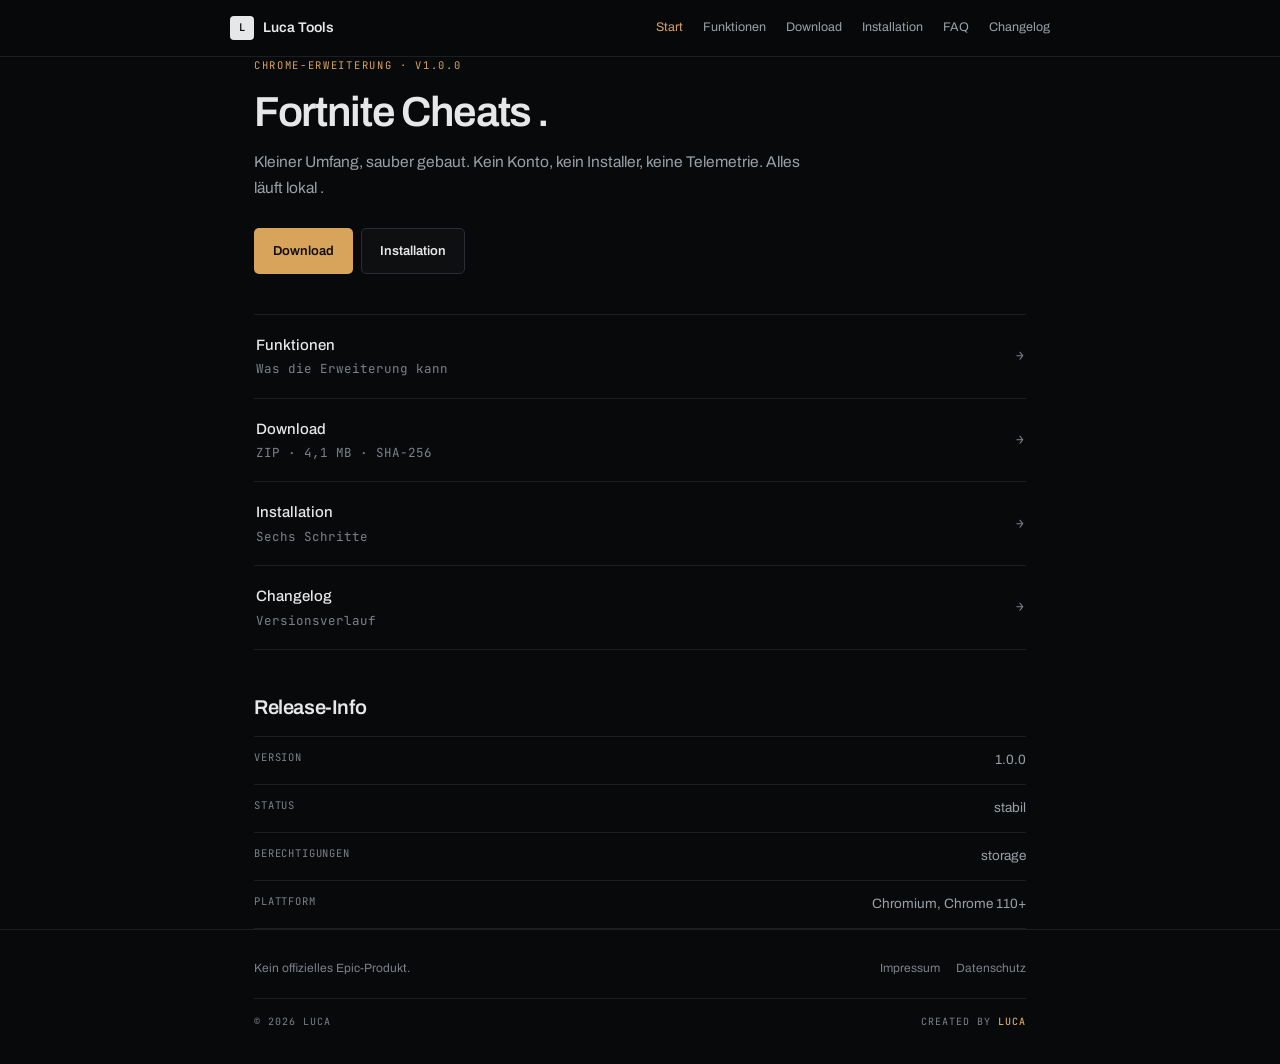
<file: index.html>
<!DOCTYPE html>
<html lang="de">
<head>
<meta charset="UTF-8">
<meta name="viewport" content="width=device-width, initial-scale=1">
<title>Luca Tools — Fortnite Cheats/Chrome Cheat Downloader</title>
<meta name="description" content="Chrome-Erweiterungs Downloader, Fortnite Cheats, komplett Lokal.">
<meta name="theme-color" content="#08090a">
<link rel="icon" href="data:image/svg+xml,%3Csvg xmlns='http://www.w3.org/2000/svg' viewBox='0 0 32 32'%3E%3Crect width='32' height='32' rx='5' fill='%23e6e7e9'/%3E%3Ctext x='16' y='23' font-family='monospace' font-size='18' font-weight='700' text-anchor='middle' fill='%2308090a'%3EL%3C/text%3E%3C/svg%3E">
<link rel="stylesheet" href="style.css">
</head>
<body>

<header>
<div class="wrap nav">
<a class="brand" href="index.html"><span class="mark">L</span>Luca Tools</a>
<nav class="links">
<a class="on" href="index.html">Start</a>
<a href="funktionen.html">Funktionen</a>
<a href="download.html">Download</a>
<a href="installation.html">Installation</a>
<a href="faq.html">FAQ</a>
<a href="changelog.html">Changelog</a>
</nav>
</div>
</header>

<main class="wrap">
<div class="ph">
<div class="lbl">Chrome-Erweiterung · v1.0.0</div>
<h1>Fortnite Cheats .</h1>
<p class="lead">Kleiner Umfang, sauber gebaut. Kein Konto, kein Installer, keine Telemetrie. Alles läuft lokal .</p>
<div class="btnrow">
<a class="btn btn-p" href="download.html">Download</a>
<a class="btn btn-g" href="installation.html">Installation</a>
</div>
</div>

<ul class="rows">
<li><a href="funktionen.html"><div><div class="tt">Funktionen</div><div class="ds">Was die Erweiterung kann</div></div><span class="ar">→</span></a></li>
<li><a href="download.html"><div><div class="tt">Download</div><div class="ds">ZIP · 4,1 MB · SHA-256</div></div><span class="ar">→</span></a></li>
<li><a href="installation.html"><div><div class="tt">Installation</div><div class="ds">Sechs Schritte</div></div><span class="ar">→</span></a></li>
<li><a href="changelog.html"><div><div class="tt">Changelog</div><div class="ds">Versionsverlauf</div></div><span class="ar">→</span></a></li>
</ul>

<h2>Release-Info</h2>
<dl class="kv">
<div><dt>Version</dt><dd>1.0.0</dd></div>
<div><dt>Status</dt><dd>stabil</dd></div>
<div><dt>Berechtigungen</dt><dd>storage</dd></div>
<div><dt>Plattform</dt><dd>Chromium, Chrome 110+</dd></div>
</dl>
</main>

<footer>
<div class="wrap">
<div class="fb">
<div>Kein offizielles Epic-Produkt.</div>
<nav><a href="impressum.html">Impressum</a><a href="datenschutz.html">Datenschutz</a></nav>
</div>
<div class="cr"><span>© 2026 Luca</span><span>created by <b>Luca</b></span></div>
</div>
</footer>

</body>
</html>
</file>
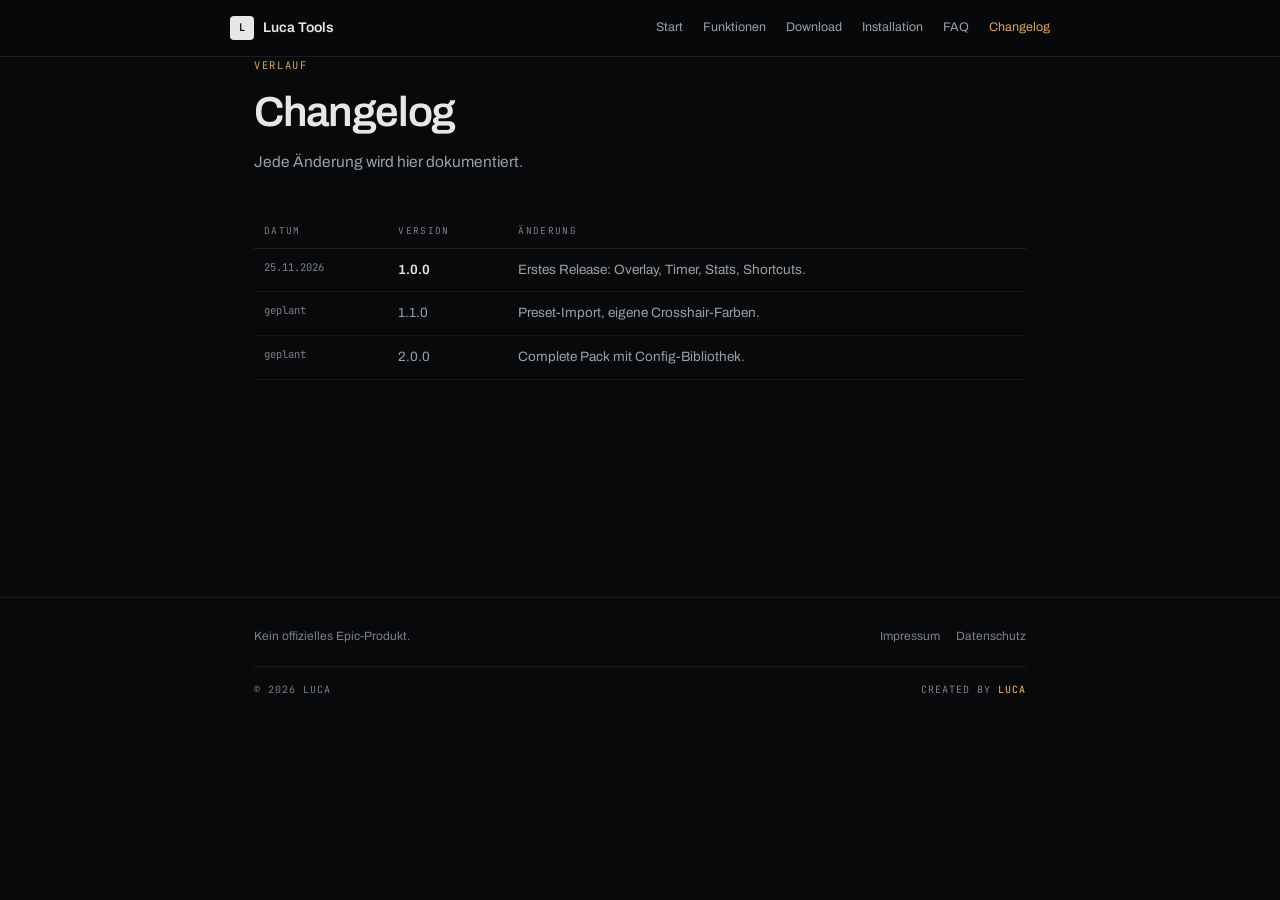
<file: changelog.html>
<!DOCTYPE html>
<html lang="de">
<head>
<meta charset="UTF-8">
<meta name="viewport" content="width=device-width, initial-scale=1">
<title>Changelog — Luca Tools</title>
<link rel="icon" href="data:image/svg+xml,%3Csvg xmlns='http://www.w3.org/2000/svg' viewBox='0 0 32 32'%3E%3Crect width='32' height='32' rx='5' fill='%23e6e7e9'/%3E%3Ctext x='16' y='23' font-family='monospace' font-size='18' font-weight='700' text-anchor='middle' fill='%2308090a'%3EL%3C/text%3E%3C/svg%3E">
<link rel="stylesheet" href="style.css">
</head>
<body>
<header>
<div class="wrap nav">
<a class="brand" href="index.html"><span class="mark">L</span>Luca Tools</a>
<nav class="links">
<a href="index.html">Start</a><a href="funktionen.html">Funktionen</a><a href="download.html">Download</a><a href="installation.html">Installation</a><a href="faq.html">FAQ</a><a class="on" href="changelog.html">Changelog</a>
</nav>
</div>
</header>
<main class="wrap">
<div class="ph">
<div class="lbl">Verlauf</div>
<h1>Changelog</h1>
<p class="lead">Jede Änderung wird hier dokumentiert.</p>
</div>
<table>
<thead><tr><th>Datum</th><th>Version</th><th>Änderung</th></tr></thead>
<tbody>
<tr><td>25.11.2026</td><td><b>1.0.0</b></td><td>Erstes Release: Overlay, Timer, Stats, Shortcuts.</td></tr>
<tr><td>geplant</td><td>1.1.0</td><td>Preset-Import, eigene Crosshair-Farben.</td></tr>
<tr><td>geplant</td><td>2.0.0</td><td>Complete Pack mit Config-Bibliothek.</td></tr>
</tbody>
</table>
</main>
<footer>
<div class="wrap">
<div class="fb"><div>Kein offizielles Epic-Produkt.</div><nav><a href="impressum.html">Impressum</a><a href="datenschutz.html">Datenschutz</a></nav></div>
<div class="cr"><span>© 2026 Luca</span><span>created by <b>Luca</b></span></div>
</div>
</footer>
</body>
</html>
</file>
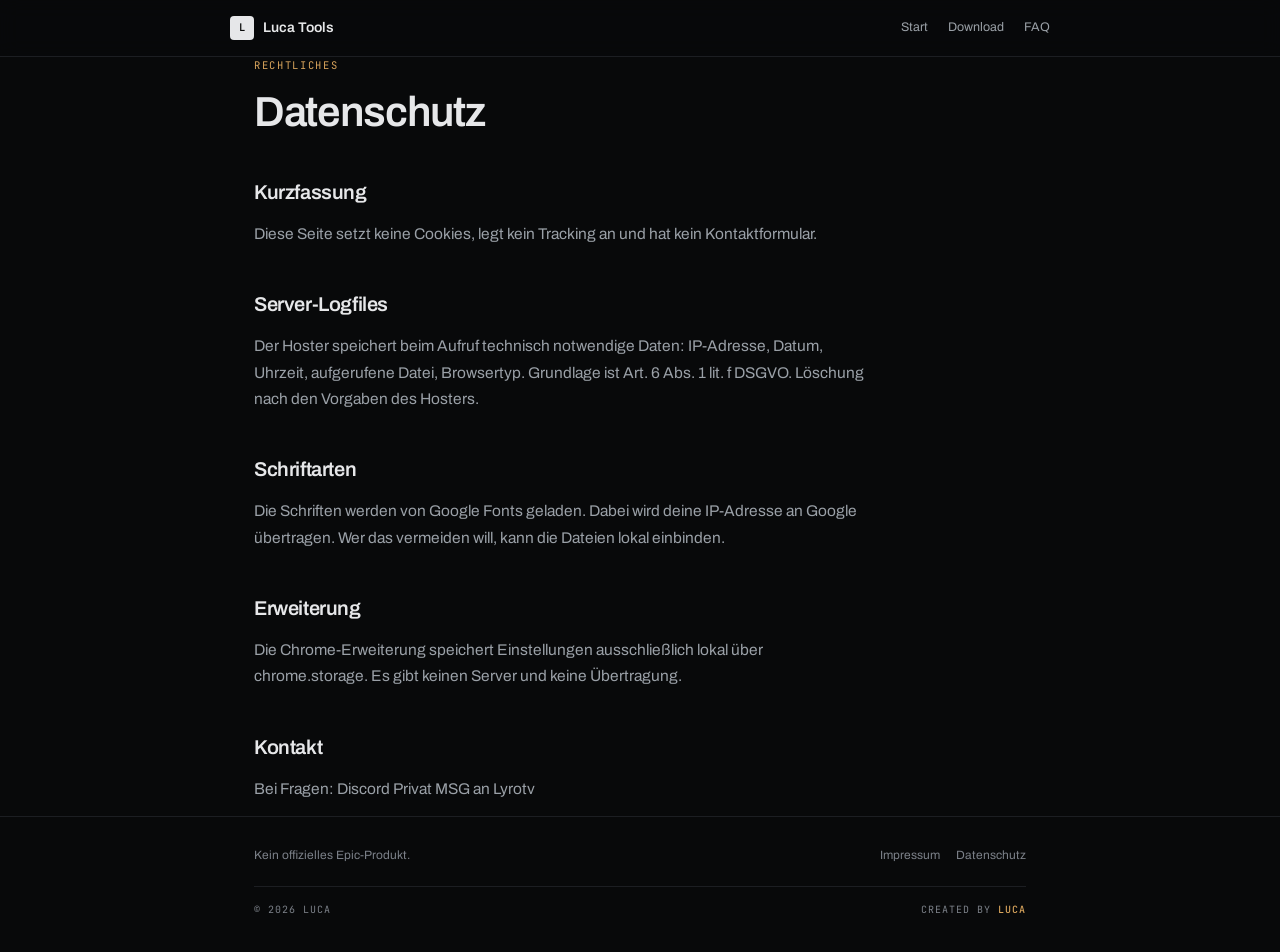
<file: datenschutz.html>
<!DOCTYPE html>
<html lang="de">
<head>
<meta charset="UTF-8">
<meta name="viewport" content="width=device-width, initial-scale=1">
<title>Datenschutz — Luca Tools</title>
<link rel="icon" href="data:image/svg+xml,%3Csvg xmlns='http://www.w3.org/2000/svg' viewBox='0 0 32 32'%3E%3Crect width='32' height='32' rx='5' fill='%23e6e7e9'/%3E%3Ctext x='16' y='23' font-family='monospace' font-size='18' font-weight='700' text-anchor='middle' fill='%2308090a'%3EL%3C/text%3E%3C/svg%3E">
<link rel="stylesheet" href="style.css">
</head>
<body>
<header>
<div class="wrap nav">
<a class="brand" href="index.html"><span class="mark">L</span>Luca Tools</a>
<nav class="links"><a href="index.html">Start</a><a href="download.html">Download</a><a href="faq.html">FAQ</a></nav>
</div>
</header>
<main class="wrap">
<div class="ph"><div class="lbl">Rechtliches</div><h1>Datenschutz</h1></div>
<h2>Kurzfassung</h2>
<p>Diese Seite setzt keine Cookies, legt kein Tracking an und hat kein Kontaktformular.</p>
<h2>Server-Logfiles</h2>
<p>Der Hoster speichert beim Aufruf technisch notwendige Daten: IP-Adresse, Datum, Uhrzeit, aufgerufene Datei, Browsertyp. Grundlage ist Art. 6 Abs. 1 lit. f DSGVO. Löschung nach den Vorgaben des Hosters.</p>
<h2>Schriftarten</h2>
<p>Die Schriften werden von Google Fonts geladen. Dabei wird deine IP-Adresse an Google übertragen. Wer das vermeiden will, kann die Dateien lokal einbinden.</p>
<h2>Erweiterung</h2>
<p>Die Chrome-Erweiterung speichert Einstellungen ausschließlich lokal über chrome.storage. Es gibt keinen Server und keine Übertragung.</p>
<h2>Kontakt</h2>
<p>Bei Fragen: Discord Privat MSG an Lyrotv</p>
</main>
<footer>
<div class="wrap">
<div class="fb"><div>Kein offizielles Epic-Produkt.</div><nav><a href="impressum.html">Impressum</a><a href="datenschutz.html">Datenschutz</a></nav></div>
<div class="cr"><span>© 2026 Luca</span><span>created by <b>Luca</b></span></div>
</div>
</footer>
</body>
</html>
</file>
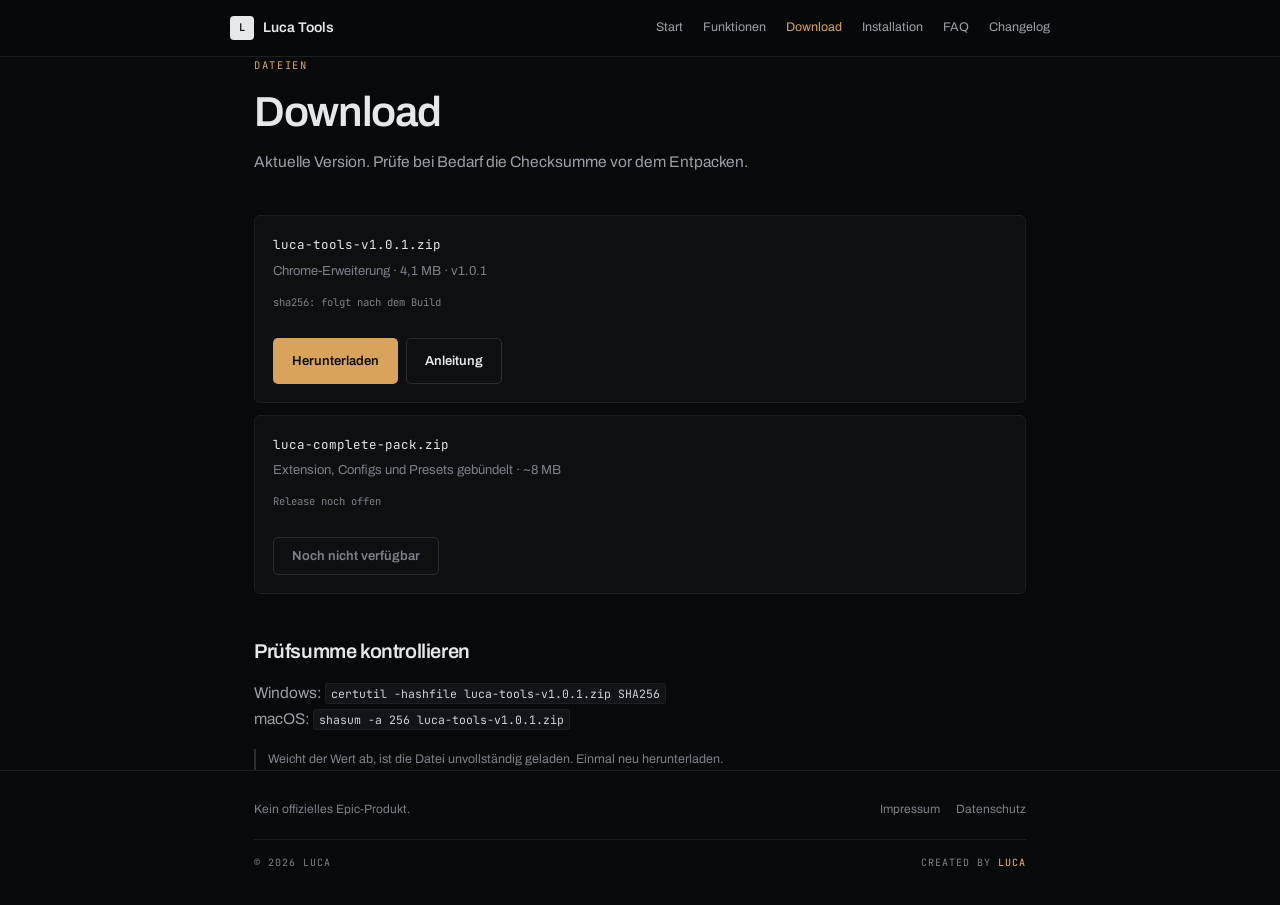
<file: download.html>
<!DOCTYPE html>
<html lang="de">
<head>
<meta charset="UTF-8">
<meta name="viewport" content="width=device-width, initial-scale=1">
<title>Download — Luca Tools</title>
<link rel="icon" href="data:image/svg+xml,%3Csvg xmlns='http://www.w3.org/2000/svg' viewBox='0 0 32 32'%3E%3Crect width='32' height='32' rx='5' fill='%23e6e7e9'/%3E%3Ctext x='16' y='23' font-family='monospace' font-size='18' font-weight='700' text-anchor='middle' fill='%2308090a'%3EL%3C/text%3E%3C/svg%3E">
<link rel="stylesheet" href="style.css">
</head>
<body>
<header>
<div class="wrap nav">
<a class="brand" href="index.html"><span class="mark">L</span>Luca Tools</a>
<nav class="links">
<a href="index.html">Start</a><a href="funktionen.html">Funktionen</a><a class="on" href="download.html">Download</a><a href="installation.html">Installation</a><a href="faq.html">FAQ</a><a href="changelog.html">Changelog</a>
</nav>
</div>
</header>
<main class="wrap">
<div class="ph">
<div class="lbl">Dateien</div>
<h1>Download</h1>
<p class="lead">Aktuelle Version. Prüfe bei Bedarf die Checksumme vor dem Entpacken.</p>
</div>

<div class="file">
<div class="nm">luca-tools-v1.0.1.zip</div>
<div class="sb">Chrome-Erweiterung · 4,1 MB · v1.0.1</div>
<div class="hs">sha256: folgt nach dem Build</div>
<div class="btnrow">
<a class="btn btn-p" href="downloads/luca-tools-v1.0.1.zip" download>Herunterladen</a>
<a class="btn btn-g" href="installation.html">Anleitung</a>
</div>
</div>

<div class="file">
<div class="nm">luca-complete-pack.zip</div>
<div class="sb">Extension, Configs und Presets gebündelt · ~8 MB</div>
<div class="hs">Release noch offen</div>
<div class="btnrow"><button class="btn btn-g" disabled>Noch nicht verfügbar</button></div>
</div>

<h2>Prüfsumme kontrollieren</h2>
<p>Windows: <code>certutil -hashfile luca-tools-v1.0.1.zip SHA256</code><br>macOS: <code>shasum -a 256 luca-tools-v1.0.1.zip</code></p>
<div class="note">Weicht der Wert ab, ist die Datei unvollständig geladen. Einmal neu herunterladen.</div>
</main>
<footer>
<div class="wrap">
<div class="fb"><div>Kein offizielles Epic-Produkt.</div><nav><a href="impressum.html">Impressum</a><a href="datenschutz.html">Datenschutz</a></nav></div>
<div class="cr"><span>© 2026 Luca</span><span>created by <b>Luca</b></span></div>
</div>
</footer>
</body>
</html>
</file>
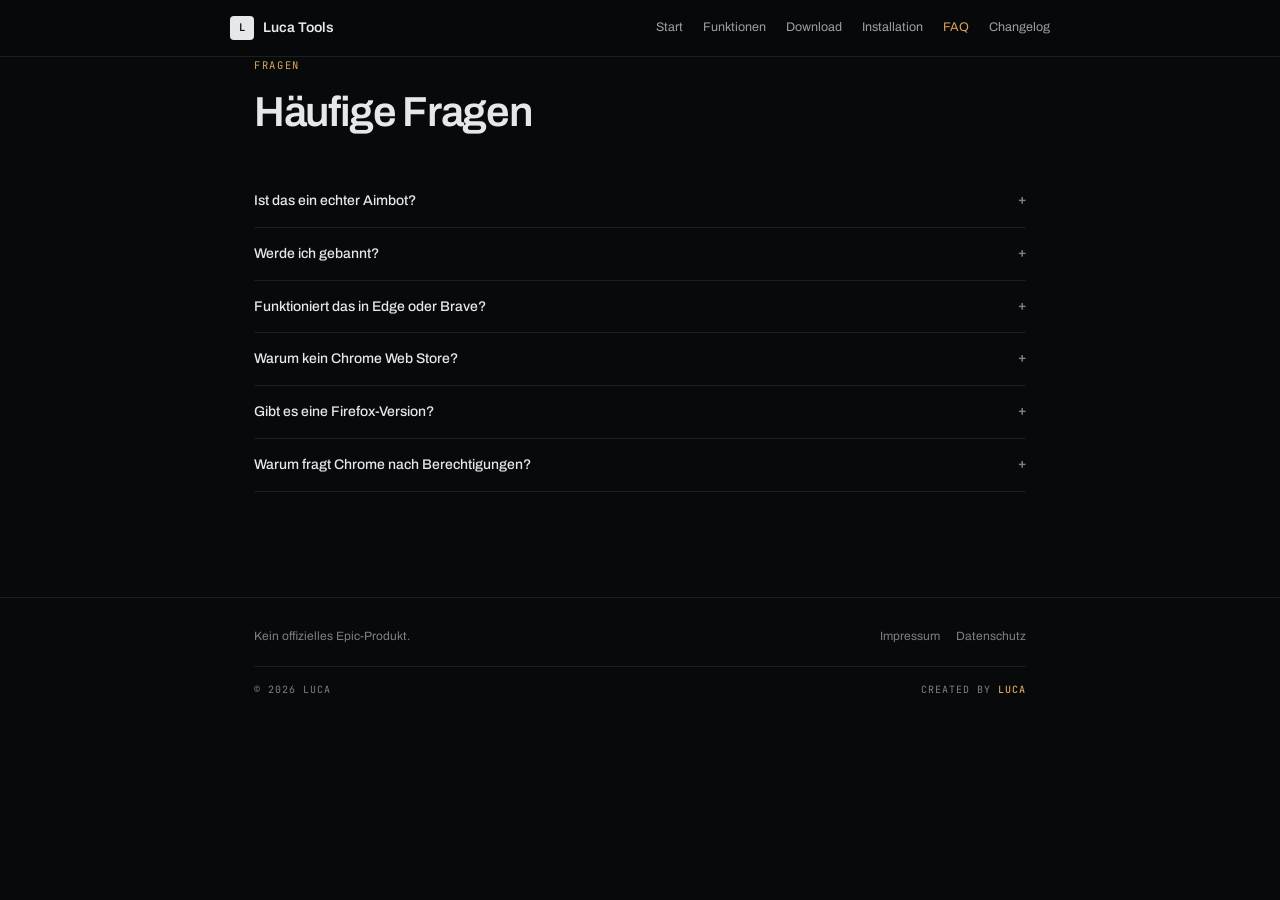
<file: faq.html>
<!DOCTYPE html>
<html lang="de">
<head>
<meta charset="UTF-8">
<meta name="viewport" content="width=device-width, initial-scale=1">
<title>FAQ — Luca Tools</title>
<link rel="icon" href="data:image/svg+xml,%3Csvg xmlns='http://www.w3.org/2000/svg' viewBox='0 0 32 32'%3E%3Crect width='32' height='32' rx='5' fill='%23e6e7e9'/%3E%3Ctext x='16' y='23' font-family='monospace' font-size='18' font-weight='700' text-anchor='middle' fill='%2308090a'%3EL%3C/text%3E%3C/svg%3E">
<link rel="stylesheet" href="style.css">
</head>
<body>
<header>
<div class="wrap nav">
<a class="brand" href="index.html"><span class="mark">L</span>Luca Tools</a>
<nav class="links">
<a href="index.html">Start</a><a href="funktionen.html">Funktionen</a><a href="download.html">Download</a><a href="installation.html">Installation</a><a class="on" href="faq.html">FAQ</a><a href="changelog.html">Changelog</a>
</nav>
</div>
</header>
<main class="wrap">
<div class="ph">
<div class="lbl">Fragen</div>
<h1>Häufige Fragen</h1>
</div>
<details><summary>Ist das ein echter Aimbot?</summary><p>Nein. Eine Erweiterung hat keinen Speicherzugriff auf das Spiel. Sie liefert Overlay, Timer und Stats.</p></details>
<details><summary>Werde ich gebannt?</summary><p>In der Regel nicht. Die Erweiterung läuft außerhalb des Spiels und liest keine Spieledateien.</p></details>
<details><summary>Funktioniert das in Edge oder Brave?</summary><p>Ja, beide sind Chromium-basiert und laden entpackte Erweiterungen genauso.</p></details>
<details><summary>Warum kein Chrome Web Store?</summary><p>Die Store-Version ist in Prüfung. Bis dahin läuft die Verteilung als ZIP.</p></details>
<details><summary>Gibt es eine Firefox-Version?</summary><p>Noch nicht. Der Code ist portierbar, Firefox braucht nur ein angepasstes Manifest.</p></details>
<details><summary>Warum fragt Chrome nach Berechtigungen?</summary><p>Die Erweiterung braucht <code>storage</code> für die Einstellungen und Zugriff auf Seiten, um das Overlay einzublenden. Mehr nicht.</p></details>
</main>
<footer>
<div class="wrap">
<div class="fb"><div>Kein offizielles Epic-Produkt.</div><nav><a href="impressum.html">Impressum</a><a href="datenschutz.html">Datenschutz</a></nav></div>
<div class="cr"><span>© 2026 Luca</span><span>created by <b>Luca</b></span></div>
</div>
</footer>
</body>
</html>
</file>
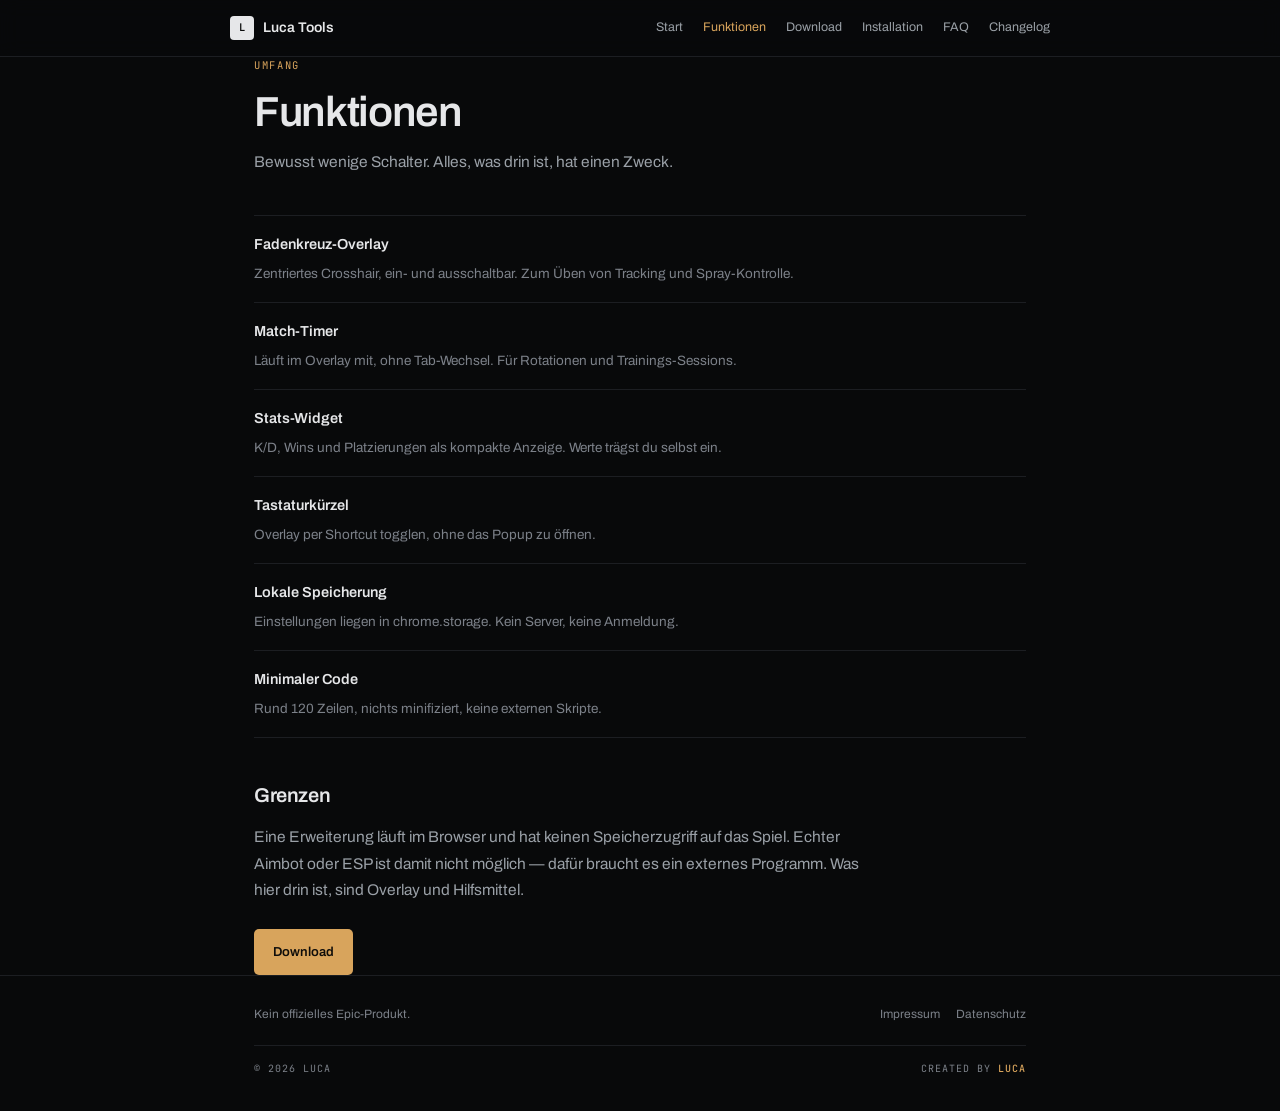
<file: funktionen.html>
<!DOCTYPE html>
<html lang="de">
<head>
<meta charset="UTF-8">
<meta name="viewport" content="width=device-width, initial-scale=1">
<title>Funktionen — Luca Tools</title>
<link rel="icon" href="data:image/svg+xml,%3Csvg xmlns='http://www.w3.org/2000/svg' viewBox='0 0 32 32'%3E%3Crect width='32' height='32' rx='5' fill='%23e6e7e9'/%3E%3Ctext x='16' y='23' font-family='monospace' font-size='18' font-weight='700' text-anchor='middle' fill='%2308090a'%3EL%3C/text%3E%3C/svg%3E">
<link rel="stylesheet" href="style.css">
</head>
<body>
<header>
<div class="wrap nav">
<a class="brand" href="index.html"><span class="mark">L</span>Luca Tools</a>
<nav class="links">
<a href="index.html">Start</a><a class="on" href="funktionen.html">Funktionen</a><a href="download.html">Download</a><a href="installation.html">Installation</a><a href="faq.html">FAQ</a><a href="changelog.html">Changelog</a>
</nav>
</div>
</header>
<main class="wrap">
<div class="ph">
<div class="lbl">Umfang</div>
<h1>Funktionen</h1>
<p class="lead">Bewusst wenige Schalter. Alles, was drin ist, hat einen Zweck.</p>
</div>
<ul class="feat">
<li><b>Fadenkreuz-Overlay</b><span>Zentriertes Crosshair, ein- und ausschaltbar. Zum Üben von Tracking und Spray-Kontrolle.</span></li>
<li><b>Match-Timer</b><span>Läuft im Overlay mit, ohne Tab-Wechsel. Für Rotationen und Trainings-Sessions.</span></li>
<li><b>Stats-Widget</b><span>K/D, Wins und Platzierungen als kompakte Anzeige. Werte trägst du selbst ein.</span></li>
<li><b>Tastaturkürzel</b><span>Overlay per Shortcut togglen, ohne das Popup zu öffnen.</span></li>
<li><b>Lokale Speicherung</b><span>Einstellungen liegen in chrome.storage. Kein Server, keine Anmeldung.</span></li>
<li><b>Minimaler Code</b><span>Rund 120 Zeilen, nichts minifiziert, keine externen Skripte.</span></li>
</ul>
<h2>Grenzen</h2>
<p>Eine Erweiterung läuft im Browser und hat keinen Speicherzugriff auf das Spiel. Echter Aimbot oder ESP ist damit nicht möglich — dafür braucht es ein externes Programm. Was hier drin ist, sind Overlay und Hilfsmittel.</p>
<div class="btnrow"><a class="btn btn-p" href="download.html">Download</a></div>
</main>
<footer>
<div class="wrap">
<div class="fb"><div>Kein offizielles Epic-Produkt.</div><nav><a href="impressum.html">Impressum</a><a href="datenschutz.html">Datenschutz</a></nav></div>
<div class="cr"><span>© 2026 Luca</span><span>created by <b>Luca</b></span></div>
</div>
</footer>
</body>
</html>
</file>
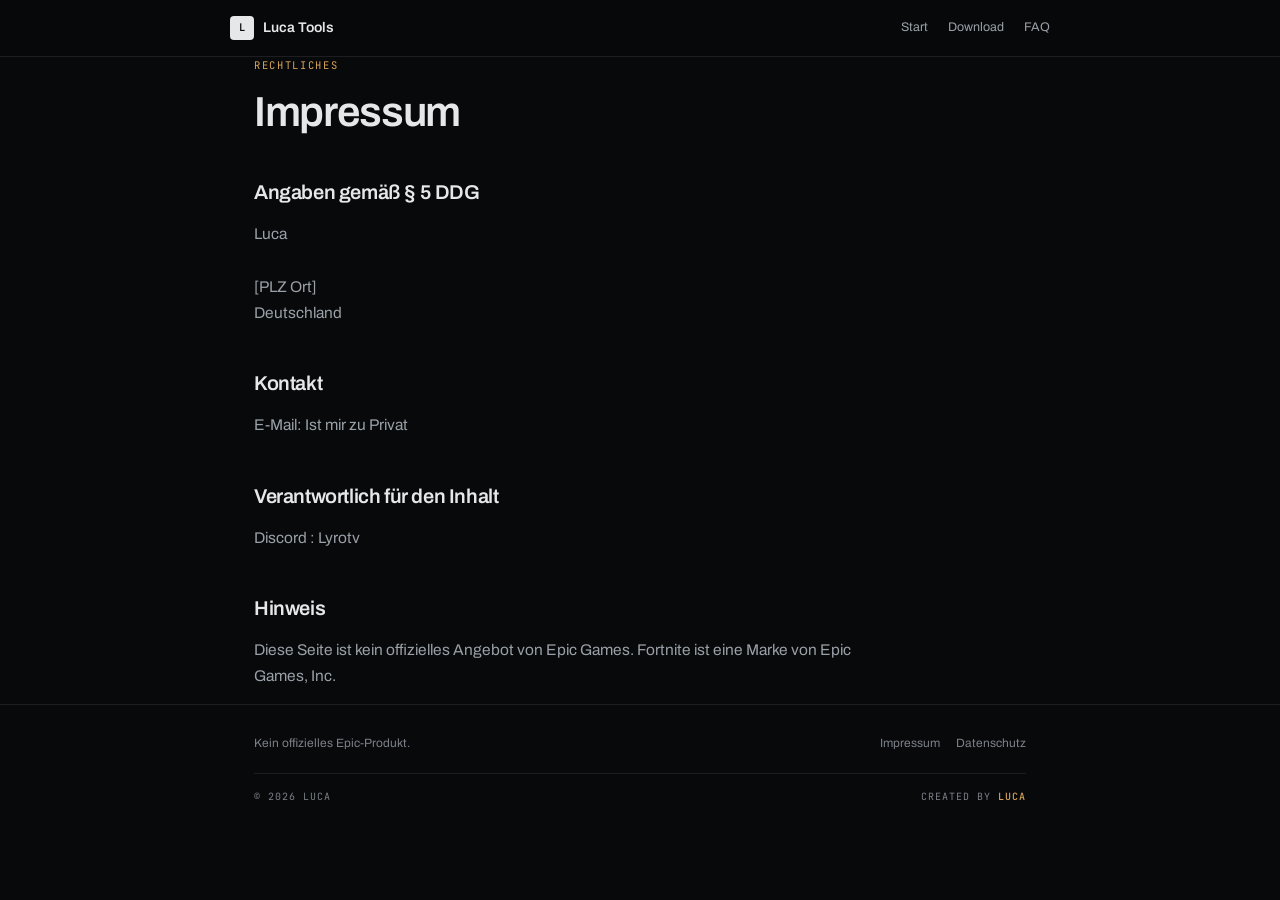
<file: impressum.html>
<!DOCTYPE html>
<html lang="de">
<head>
<meta charset="UTF-8">
<meta name="viewport" content="width=device-width, initial-scale=1">
<title>Impressum — Luca Tools</title>
<link rel="icon" href="data:image/svg+xml,%3Csvg xmlns='http://www.w3.org/2000/svg' viewBox='0 0 32 32'%3E%3Crect width='32' height='32' rx='5' fill='%23e6e7e9'/%3E%3Ctext x='16' y='23' font-family='monospace' font-size='18' font-weight='700' text-anchor='middle' fill='%2308090a'%3EL%3C/text%3E%3C/svg%3E">
<link rel="stylesheet" href="style.css">
</head>
<body>
<header>
<div class="wrap nav">
<a class="brand" href="index.html"><span class="mark">L</span>Luca Tools</a>
<nav class="links"><a href="index.html">Start</a><a href="download.html">Download</a><a href="faq.html">FAQ</a></nav>
</div>
</header>
<main class="wrap">
<div class="ph"><div class="lbl">Rechtliches</div><h1>Impressum</h1></div>
<h2>Angaben gemäß § 5 DDG</h2>
<p>Luca <br><br>[PLZ Ort]<br>Deutschland</p>
<h2>Kontakt</h2>
<p>E-Mail: Ist mir zu Privat </p>
<h2>Verantwortlich für den Inhalt</h2>
<p>Discord : Lyrotv</p>
<h2>Hinweis</h2>
<p>Diese Seite ist kein offizielles Angebot von Epic Games. Fortnite ist eine Marke von Epic Games, Inc.</p>
</main>
<footer>
<div class="wrap">
<div class="fb"><div>Kein offizielles Epic-Produkt.</div><nav><a href="impressum.html">Impressum</a><a href="datenschutz.html">Datenschutz</a></nav></div>
<div class="cr"><span>© 2026 Luca</span><span>created by <b>Luca</b></span></div>
</div>
</footer>
</body>
</html>
</file>
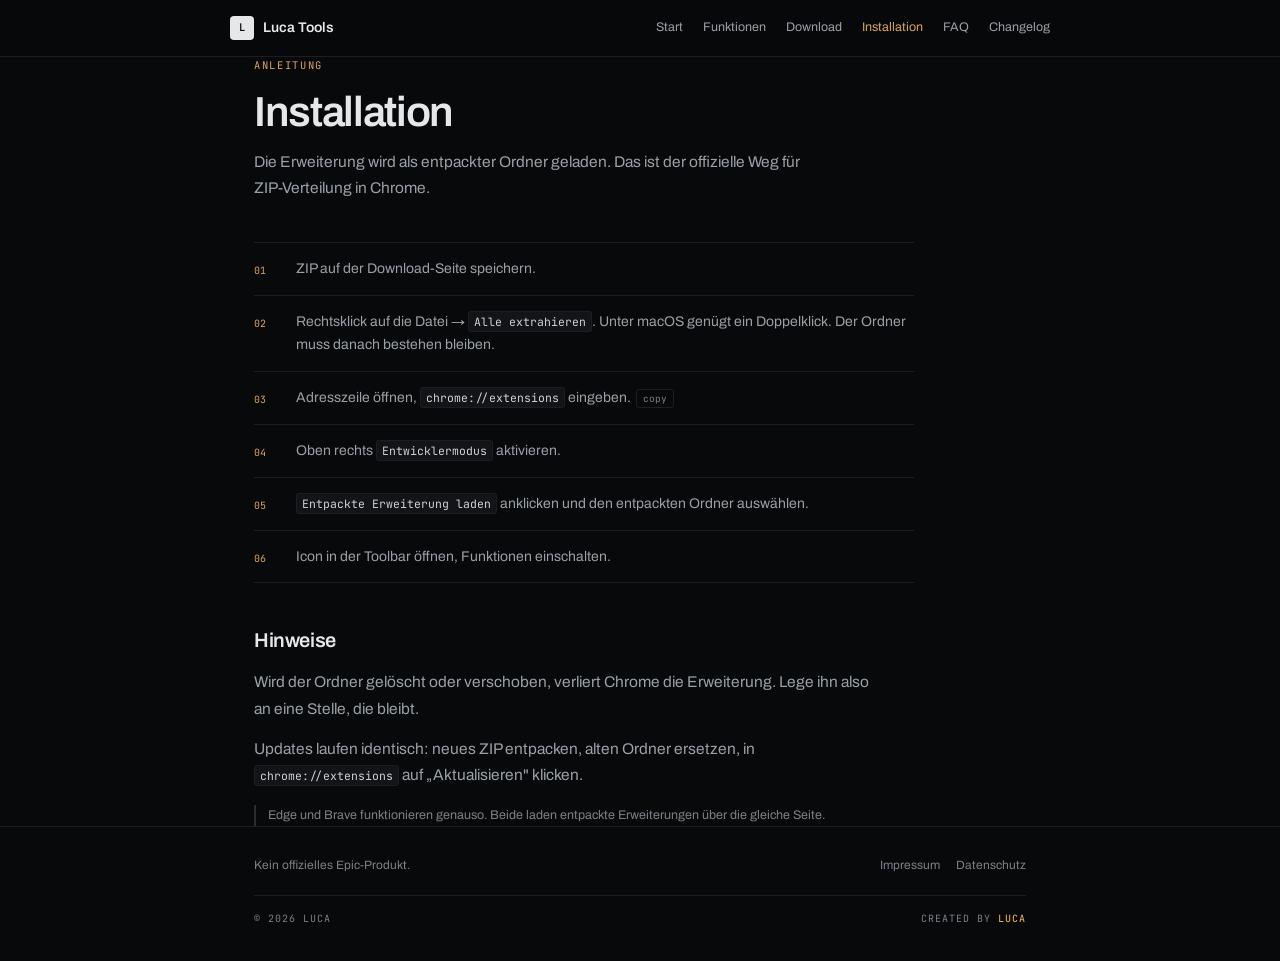
<file: installation.html>
<!DOCTYPE html>
<html lang="de">
<head>
<meta charset="UTF-8">
<meta name="viewport" content="width=device-width, initial-scale=1">
<title>Installation — Luca Tools</title>
<link rel="icon" href="data:image/svg+xml,%3Csvg xmlns='http://www.w3.org/2000/svg' viewBox='0 0 32 32'%3E%3Crect width='32' height='32' rx='5' fill='%23e6e7e9'/%3E%3Ctext x='16' y='23' font-family='monospace' font-size='18' font-weight='700' text-anchor='middle' fill='%2308090a'%3EL%3C/text%3E%3C/svg%3E">
<link rel="stylesheet" href="style.css">
</head>
<body>
<header>
<div class="wrap nav">
<a class="brand" href="index.html"><span class="mark">L</span>Luca Tools</a>
<nav class="links">
<a href="index.html">Start</a><a href="funktionen.html">Funktionen</a><a href="download.html">Download</a><a class="on" href="installation.html">Installation</a><a href="faq.html">FAQ</a><a href="changelog.html">Changelog</a>
</nav>
</div>
</header>
<main class="wrap">
<div class="ph">
<div class="lbl">Anleitung</div>
<h1>Installation</h1>
<p class="lead">Die Erweiterung wird als entpackter Ordner geladen. Das ist der offizielle Weg für ZIP-Verteilung in Chrome.</p>
</div>
<ol class="steps">
<li>ZIP auf der Download-Seite speichern.</li>
<li>Rechtsklick auf die Datei → <code>Alle extrahieren</code>. Unter macOS genügt ein Doppelklick. Der Ordner muss danach bestehen bleiben.</li>
<li>Adresszeile öffnen, <code>chrome://extensions</code> eingeben.<button class="cp" onclick="copy('chrome://extensions')">copy</button></li>
<li>Oben rechts <code>Entwicklermodus</code> aktivieren.</li>
<li><code>Entpackte Erweiterung laden</code> anklicken und den entpackten Ordner auswählen.</li>
<li>Icon in der Toolbar öffnen, Funktionen einschalten.</li>
</ol>
<h2>Hinweise</h2>
<p>Wird der Ordner gelöscht oder verschoben, verliert Chrome die Erweiterung. Lege ihn also an eine Stelle, die bleibt.</p>
<p>Updates laufen identisch: neues ZIP entpacken, alten Ordner ersetzen, in <code>chrome://extensions</code> auf „Aktualisieren" klicken.</p>
<div class="note">Edge und Brave funktionieren genauso. Beide laden entpackte Erweiterungen über die gleiche Seite.</div>
</main>
<footer>
<div class="wrap">
<div class="fb"><div>Kein offizielles Epic-Produkt.</div><nav><a href="impressum.html">Impressum</a><a href="datenschutz.html">Datenschutz</a></nav></div>
<div class="cr"><span>© 2026 Luca</span><span>created by <b>Luca</b></span></div>
</div>
</footer>
<script>
const T=document.createElement('div');
T.className='toast';document.body.appendChild(T);
function copy(t){navigator.clipboard?.writeText(t).then(()=>{T.textContent='kopiert';T.classList.add('on');setTimeout(()=>T.classList.remove('on'),1800)})}
</script>
</body>
</html>
</file>
<file: style.css>
@import url('https://fonts.googleapis.com/css2?family=Archivo:wght@400;500;600&family=JetBrains+Mono:wght@400;500&display=swap');
:root{--bg:#08090a;--p:#0e0f11;--p2:#131417;--l:#1c1e22;--l2:#2a2d33;--t:#e6e7e9;--m:#9aa0a7;--d:#7c8189;--a:#d8a45c;--ad:#0f0d0a;
--mono:'JetBrains Mono',ui-monospace,monospace;--sans:'Archivo',system-ui,sans-serif;scroll-behavior:smooth}
*{box-sizing:border-box;margin:0;padding:0}
body{background:var(--bg);color:var(--t);font-family:var(--sans);font-size:15.5px;line-height:1.7;-webkit-font-smoothing:antialiased}
.wrap{max-width:820px;margin:0 auto;padding:0 24px}
a{color:inherit;text-decoration:none}
::selection{background:var(--a);color:var(--ad)}
header{position:sticky;top:0;z-index:20;background:rgba(8,9,10,.9);backdrop-filter:blur(10px);border-bottom:1px solid var(--l)}
.nav{display:flex;align-items:center;justify-content:space-between;gap:18px;min-height:56px;flex-wrap:wrap;padding:10px 0}
.brand{display:flex;align-items:center;gap:9px;font-weight:600;font-size:14px;white-space:nowrap}
.mark{width:24px;height:24px;border-radius:4px;background:var(--t);color:var(--bg);display:grid;place-items:center;font-family:var(--mono);font-size:10.5px}
nav.links{display:flex;gap:20px;font-size:12.5px;color:var(--m);flex-wrap:wrap}
nav.links a:hover{color:var(--t)}
nav.links a.on{color:var(--a)}
main{padding:60px 0 84px;min-height:60vh}
.ph{margin-bottom:40px}
.lbl{font-family:var(--mono);font-size:10.5px;letter-spacing:.16em;text-transform:uppercase;color:var(--a);margin-bottom:14px}
h1{font-size:clamp(28px,4.4vw,42px);line-height:1.1;letter-spacing:-.032em;font-weight:600;margin-bottom:14px}
.lead{color:var(--m);max-width:560px}
h2{font-size:20px;letter-spacing:-.02em;font-weight:600;margin:40px 0 12px}
h2:first-child{margin-top:0}
p{color:var(--m);margin-bottom:14px;max-width:620px}
p b,li b,td b{color:var(--t);font-weight:600}
ul.rows{list-style:none;border-top:1px solid var(--l)}
ul.rows li{border-bottom:1px solid var(--l)}
ul.rows a{display:flex;justify-content:space-between;align-items:center;gap:18px;padding:18px 2px;transition:.15s}
ul.rows a:hover{padding-left:8px}
ul.rows .tt{font-size:15px;font-weight:500}
ul.rows .ds{font-size:12.5px;color:var(--d);font-family:var(--mono)}
ul.rows .ar{color:var(--d);font-family:var(--mono);font-size:13px}
ul.rows a:hover .ar{color:var(--a)}
.btn{display:inline-flex;align-items:center;gap:8px;padding:11px 18px;border-radius:5px;font-weight:600;font-size:13px;border:1px solid transparent;cursor:pointer;transition:.15s;font-family:var(--sans)}
.btn-p{background:var(--a);color:var(--ad)}
.btn-p:hover{background:#e5b273}
.btn-g{border-color:var(--l2);color:var(--t);background:var(--p)}
.btn-g:hover{border-color:#3a3e45}
.btn[disabled]{color:var(--d);background:var(--p);cursor:not-allowed}
.btnrow{display:flex;gap:8px;flex-wrap:wrap;margin-top:26px}
dl.kv{border-top:1px solid var(--l);margin:0}
dl.kv div{display:flex;justify-content:space-between;gap:16px;padding:12px 0;border-bottom:1px solid var(--l)}
dl.kv dt{font-family:var(--mono);font-size:10.5px;letter-spacing:.08em;text-transform:uppercase;color:var(--d)}
dl.kv dd{font-size:13.5px;color:var(--m);text-align:right}
ul.feat{list-style:none;border-top:1px solid var(--l)}
ul.feat li{padding:16px 0;border-bottom:1px solid var(--l)}
ul.feat b{display:block;font-size:14.5px;font-weight:600;margin-bottom:3px}
ul.feat span{font-size:13.5px;color:var(--d)}
ol.steps{list-style:none;counter-reset:s;border-top:1px solid var(--l);max-width:660px}
ol.steps li{counter-increment:s;position:relative;padding:14px 0 14px 42px;border-bottom:1px solid var(--l);color:var(--m);font-size:14px}
ol.steps li::before{content:counter(s,decimal-leading-zero);position:absolute;left:0;top:19px;font-family:var(--mono);font-size:10px;color:var(--a)}
code{font-family:var(--mono);font-size:11.5px;background:var(--p2);border:1px solid var(--l);border-radius:3px;padding:2px 5px;color:#cfd2d6}
.cp{font-family:var(--mono);font-size:9.5px;border:1px solid var(--l);background:none;color:var(--d);border-radius:3px;padding:2px 6px;margin-left:5px;cursor:pointer}
.cp:hover{color:var(--a);border-color:var(--a)}
.note{margin-top:16px;font-size:12.5px;color:var(--d);border-left:2px solid var(--l2);padding-left:12px;max-width:600px}
.file{border:1px solid var(--l);border-radius:6px;background:var(--p);padding:18px;margin-bottom:12px}
.file .nm{font-family:var(--mono);font-size:12.5px}
.file .sb{font-size:13px;color:var(--d);margin:4px 0 12px}
.file .hs{font-family:var(--mono);font-size:10.5px;color:var(--d);margin-bottom:14px;word-break:break-all}
details{border-bottom:1px solid var(--l);padding:14px 0}
details summary{cursor:pointer;list-style:none;display:flex;justify-content:space-between;gap:14px;font-weight:500;font-size:14px}
details summary::-webkit-details-marker{display:none}
details summary::after{content:"+";font-family:var(--mono);color:var(--d)}
details[open] summary::after{content:"−"}
details p{padding-top:10px;font-size:13.5px;color:var(--d);margin:0}
table{width:100%;border-collapse:collapse;font-size:13.5px}
th{font-family:var(--mono);font-size:9.5px;letter-spacing:.14em;text-transform:uppercase;color:var(--d);text-align:left;padding:8px 10px;border-bottom:1px solid var(--l);font-weight:400}
td{padding:10px;border-bottom:1px solid #14161a;color:var(--m);vertical-align:top}
td:first-child{font-family:var(--mono);font-size:10.5px;color:var(--d);white-space:nowrap}
footer{border-top:1px solid var(--l);padding:28px 0 34px;font-size:12px;color:var(--d)}
.fb{display:flex;justify-content:space-between;gap:18px;flex-wrap:wrap}
.fb nav{display:flex;gap:16px}
.fb a:hover{color:var(--t)}
.cr{margin-top:20px;padding-top:14px;border-top:1px solid var(--l);display:flex;justify-content:space-between;gap:14px;flex-wrap:wrap;font-family:var(--mono);font-size:10px;letter-spacing:.1em;text-transform:uppercase;color:var(--d)}
.cr b{color:var(--a);font-weight:500}
.toast{position:fixed;bottom:20px;left:50%;transform:translate(-50%,10px);background:var(--t);color:var(--bg);font-size:12px;font-weight:500;padding:9px 15px;border-radius:4px;opacity:0;pointer-events:none;transition:.2s;z-index:40}
.toast.on{opacity:1;transform:translate(-50%,0)}
</file>
